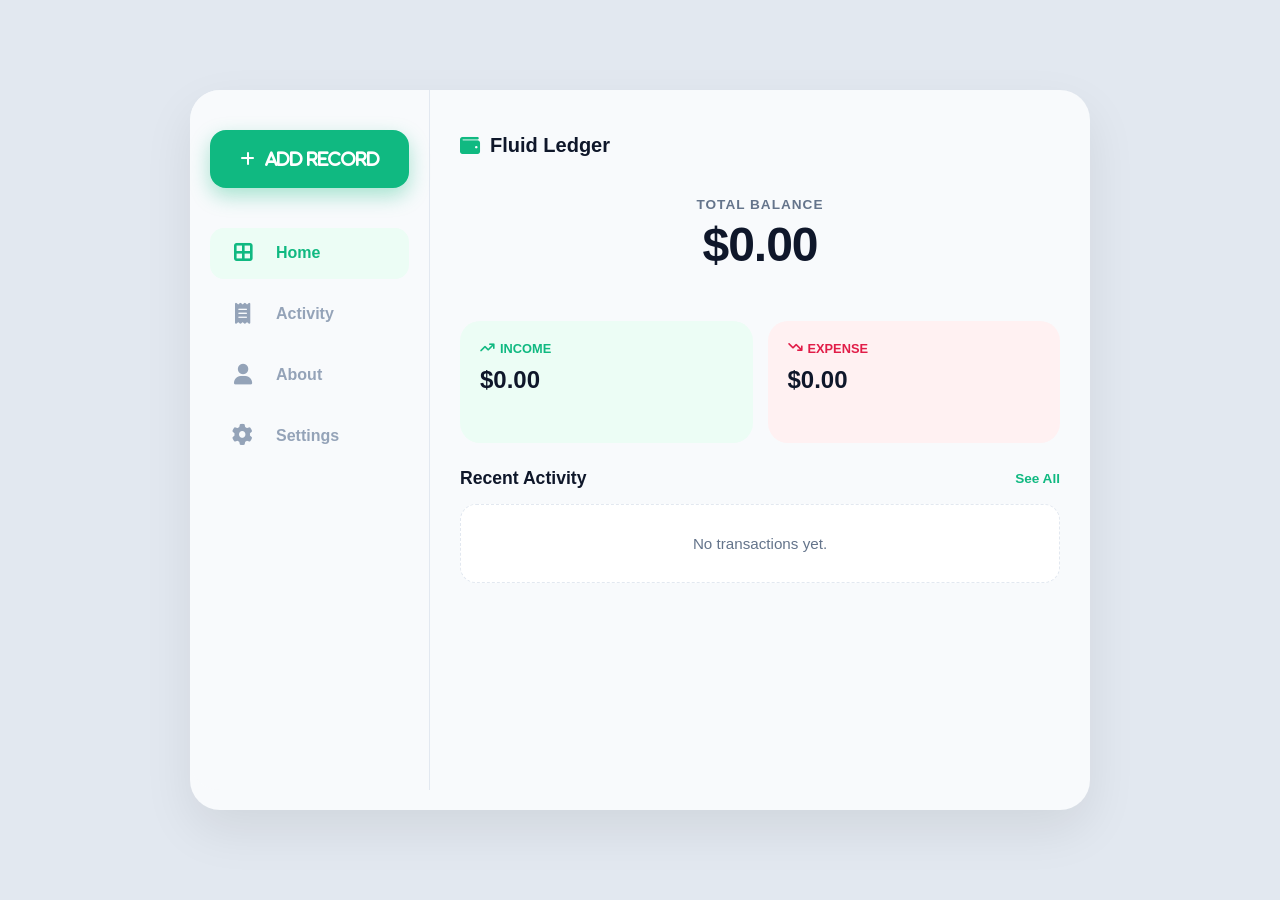
<file: index.html>
<!DOCTYPE html>
<html lang="en">
<head>
    <meta charset="UTF-8">
    <meta name="viewport" content="width=device-width, initial-scale=1.0">
    <title>Dashboard - Fluid Ledger</title>
    <link href="https://cdnjs.cloudflare.com/ajax/libs/font-awesome/6.0.0/css/all.min.css" rel="stylesheet">
    <link rel="stylesheet" href="style.css">
</head>
<body>
    <div class="app-container" id="dashboard-page">
        <nav class="bottom-nav">
            <div class="fab-wrapper">
                <button class="fab" onclick="toggleModal(true)">
                    <i class="fa-solid fa-plus"></i>
                </button>
            </div>
            <a href="index.html" class="nav-item active">
                <i class="fa-solid fa-border-all"></i>
                <span>Home</span>
            </a>
            <a href="activity.html" class="nav-item">
                <i class="fa-solid fa-receipt"></i>
                <span>Activity</span>
            </a>
            <a href="about.html" class="nav-item">
                <i class="fa-solid fa-user"></i>
                <span>About</span>
            </a>
            <a href="setting.html" class="nav-item">
                <i class="fa-solid fa-gear"></i>
                <span>Settings</span>
            </a>
        </nav>

        <header>
            <div class="logo"><i class="fa-solid fa-wallet"></i> Fluid Ledger</div>
        </header>

        <div class="balance-section">
            <p class="balance-label">Total Balance</p>
            <h1 class="total-balance" id="totalBalance">$0.00</h1>
        </div>

        <div class="summary-cards">
            <div class="card card-income">
                <div class="card-label">
                    <i class="fa-solid fa-arrow-trend-up"></i> INCOME
                </div>
                <div class="card-amount" id="totalIncome">$0.00</div>
            </div>
            <div class="card card-expense">
                <div class="card-label">
                    <i class="fa-solid fa-arrow-trend-down"></i> EXPENSE
                </div>
                <div class="card-amount" id="totalExpense">$0.00</div>
            </div>
        </div>

        <div class="section-padding">
            <div class="section-header">
                <h3>Recent Activity</h3>
                <a href="activity.html" style="text-decoration: none; color: var(--primary-dark); font-size: 0.85rem; font-weight: 600;">See All</a>
            </div>
            <div class="transaction-list" id="recent-transactions">
                </div>
        </div>
    </div>

    <div class="modal-overlay" id="addModal">
        <div class="modal">
            <h2 style="margin-bottom: 20px; color: var(--text-main);">Add Transaction</h2>
            
            <div class="form-group">
                <label>Item Name</label>
                <input type="text" id="tName" placeholder="e.g. Coffee, Salary, Rent">
            </div>
            
            <div class="form-group">
                <label>Amount ($)</label>
                <input type="number" id="tAmount" placeholder="0.00">
            </div>
            
            <div class="form-group">
                <label>Transaction Type</label>
                <select id="tType">
                    <option value="expense">Expense (-)</option>
                    <option value="income">Income (+)</option>
                </select>
            </div>
            
            <div class="modal-buttons">
                <button class="btn btn-cancel" onclick="toggleModal(false)">Cancel</button>
                <button class="btn btn-save" onclick="saveTransaction()">Save Record</button>
            </div>
        </div>
    </div>

    <script src="script.js"></script>
</body>
</html>
</file>
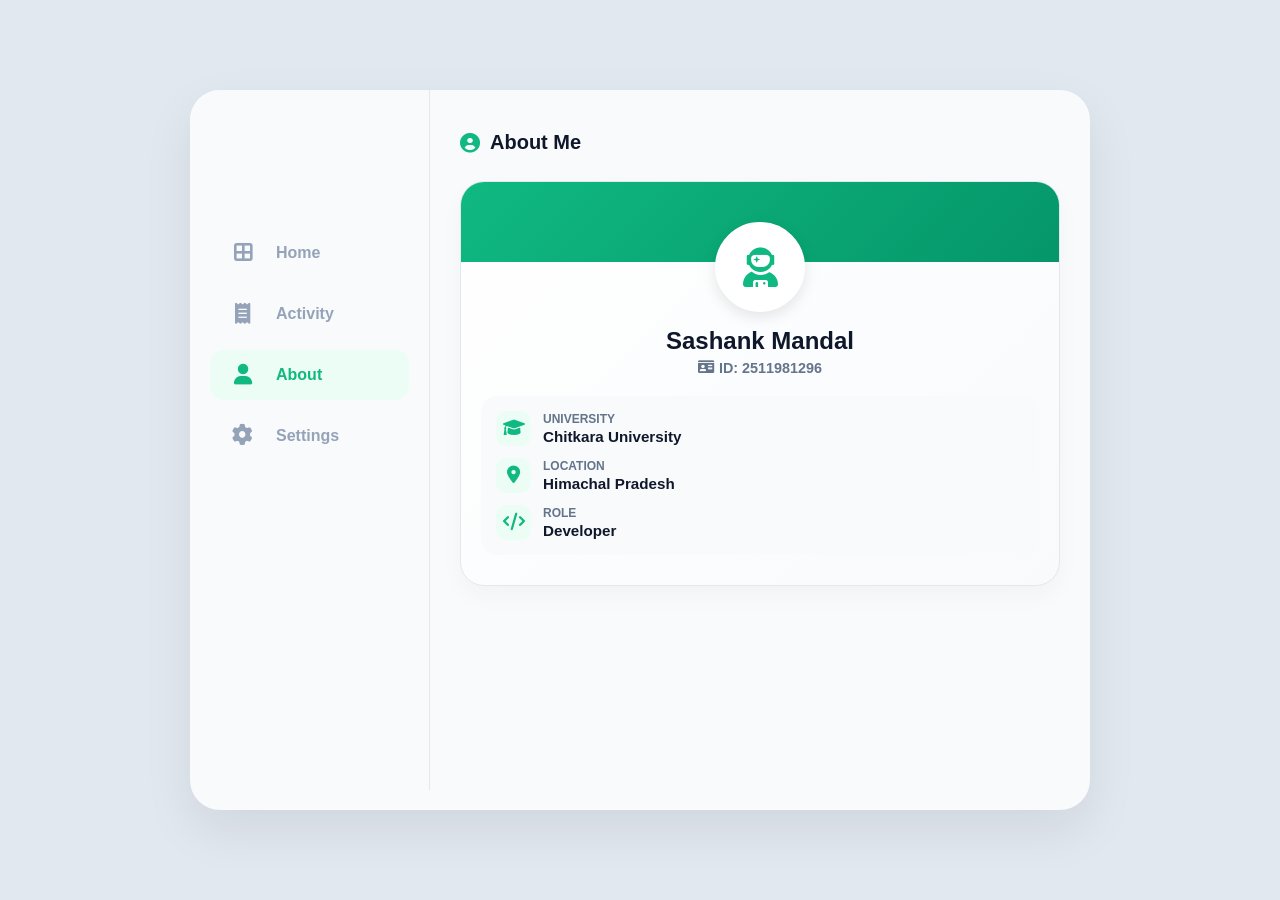
<file: about.html>
<!DOCTYPE html>
<html lang="en">
<head>
    <meta charset="UTF-8">
    <meta name="viewport" content="width=device-width, initial-scale=1.0">
    <title>About Me - Fluid Ledger</title>
    <link href="https://cdnjs.cloudflare.com/ajax/libs/font-awesome/6.0.0/css/all.min.css" rel="stylesheet">
    <link rel="stylesheet" href="style.css">
</head>
<body>
    <div class="app-container" id="about-page">
        <nav class="bottom-nav">
            <div class="fab-wrapper" style="opacity: 0; pointer-events: none;"><button class="fab"></button></div>
            <a href="index.html" class="nav-item">
                <i class="fa-solid fa-border-all"></i><span>Home</span>
            </a>
            <a href="activity.html" class="nav-item">
                <i class="fa-solid fa-receipt"></i><span>Activity</span>
            </a>
            <a href="about.html" class="nav-item active">
                <i class="fa-solid fa-user"></i><span>About</span>
            </a>
            <a href="setting.html" class="nav-item">
                <i class="fa-solid fa-gear"></i><span>Settings</span>
            </a>
        </nav>

        <header>
            <div class="logo"><i class="fa-solid fa-user-circle"></i> About Me</div>
        </header>

        <div class="section-padding">
            <div class="profile-card">
                <div class="avatar-wrapper">
                    <i class="fa-solid fa-user-astronaut"></i>
                </div>
                <h2 class="profile-name">Sashank Mandal</h2>
                <div class="profile-id">
                    <i class="fa-solid fa-id-card"></i> ID: 2511981296
                </div>
                
                <div class="profile-details">
                    <div class="detail-item">
                        <div class="detail-icon"><i class="fa-solid fa-graduation-cap"></i></div>
                        <div class="detail-text">
                            <p>University</p>
                            <p>Chitkara University</p>
                        </div>
                    </div>
                    <div class="detail-item">
                        <div class="detail-icon"><i class="fa-solid fa-location-dot"></i></div>
                        <div class="detail-text">
                            <p>Location</p>
                            <p>Himachal Pradesh</p>
                        </div>
                    </div>
                    <div class="detail-item">
                        <div class="detail-icon"><i class="fa-solid fa-code"></i></div>
                        <div class="detail-text">
                            <p>Role</p>
                            <p>Developer</p>
                        </div>
                    </div>
                </div>
            </div>
        </div>
    </div>

    <script src="script.js"></script>
</body>
</html>
</file>
<file: style.css>
/* ==========================================
   1. VARIABLES & RESET
   ========================================== */
:root {
    --bg-color: #f8fafc;
    --text-main: #0f172a;
    --text-muted: #64748b;
    --card-bg: #ffffff;
    --income-bg: #ecfdf5;
    --expense-bg: #fff1f2;
    --primary-dark: #10b981;
    --expense-color: #e11d48;
    --border-color: #e2e8f0;
}

* { 
    margin: 0; 
    padding: 0; 
    box-sizing: border-box; 
    font-family: 'Segoe UI', Tahoma, sans-serif; 
}

body { 
    background-color: #e2e8f0; 
    display: flex; 
    justify-content: center; 
    min-height: 100vh; 
}

/* ==========================================
   2. MAIN LAYOUT
   ========================================== */
.app-container {
    width: 100%; 
    max-width: 420px; 
    background-color: var(--bg-color);
    min-height: 100vh; 
    position: relative; 
    box-shadow: 0 10px 30px rgba(0,0,0,0.1);
    padding-bottom: 90px; 
    overflow-x: hidden;
}

header { 
    display: flex; 
    justify-content: space-between; 
    align-items: center; 
    padding: 25px 20px 15px; 
}

.logo { 
    font-size: 1.25rem; 
    font-weight: 700; 
    color: var(--text-main); 
    display: flex; 
    align-items: center; 
    gap: 10px;
}
.logo i { color: var(--primary-dark); }

.section-padding { padding: 0 20px; }
.section-header { display: flex; justify-content: space-between; align-items: center; margin-bottom: 15px; }
.section-header h3 { font-size: 1.1rem; color: var(--text-main); }

/* ==========================================
   3. DASHBOARD COMPONENTS
   ========================================== */
.balance-section { padding: 10px 20px 20px; text-align: center; }
.balance-label { font-size: 0.85rem; text-transform: uppercase; color: var(--text-muted); margin-bottom: 5px; font-weight: 600; letter-spacing: 1px;}
.total-balance { font-size: 3rem; font-weight: 800; color: var(--text-main); letter-spacing: -1px;}

.summary-cards { display: flex; gap: 15px; padding: 0 20px 25px; }
.card { flex: 1; padding: 20px; border-radius: 20px; transition: transform 0.2s ease;}
.card-income { background-color: var(--income-bg); color: var(--primary-dark); }
.card-expense { background-color: var(--expense-bg); color: var(--expense-color); }
.card-label { font-size: 0.8rem; font-weight: 700; display: flex; align-items: center; gap: 6px; margin-bottom: 10px; }
.card-amount { font-size: 1.5rem; font-weight: 800; color: var(--text-main); }

/* ==========================================
   4. TRANSACTION LIST
   ========================================== */
.transaction-list { display: flex; flex-direction: column; gap: 12px; }
.transaction-item {
    display: flex; align-items: center; justify-content: space-between;
    background-color: var(--card-bg); padding: 16px; border-radius: 18px;
    box-shadow: 0 2px 10px rgba(0,0,0,0.02); transition: 0.2s ease;
}
.transaction-left { display: flex; align-items: center; gap: 15px; }
.transaction-icon {
    width: 44px; height: 44px; border-radius: 14px; background-color: #f1f5f9;
    display: flex; justify-content: center; align-items: center; font-size: 1.1rem; color: #475569;
}
.transaction-info h4 { font-size: 1rem; color: var(--text-main); font-weight: 600;}
.transaction-info p { font-size: 0.8rem; color: var(--text-muted); margin-top: 4px; }
.transaction-amount { font-size: 1.05rem; font-weight: 700; }
.amount-expense { color: var(--expense-color); }
.amount-income { color: var(--primary-dark); }

.empty-state { text-align:center; color: var(--text-muted); padding:30px; font-size: 0.95rem; background: var(--card-bg); border-radius: 16px; border: 1px dashed var(--border-color);}

/* ==========================================
   5. NAVIGATION & BUTTONS
   ========================================== */
.bottom-nav {
    position: fixed; bottom: 0; width: 100%; max-width: 420px; background-color: var(--card-bg);
    display: flex; justify-content: space-around; padding: 15px 5px 20px;
    border-top-left-radius: 25px; border-top-right-radius: 25px; box-shadow: 0 -5px 25px rgba(0,0,0,0.05);
    z-index: 10;
}
.nav-item { display: flex; flex-direction: column; align-items: center; gap: 6px; color: #94a3b8; text-decoration: none; font-size: 0.75rem; font-weight: 600; transition: color 0.2s;}
.nav-item.active { color: var(--primary-dark); }
.nav-item i { font-size: 1.3rem; }

.fab-wrapper { position: relative; top: -35px; }
.fab {
    width: 58px; height: 58px; background-color: var(--primary-dark); border-radius: 50%;
    display: flex; justify-content: center; align-items: center; color: white; font-size: 1.5rem;
    border: none; cursor: pointer; box-shadow: 0 8px 20px rgba(16, 185, 129, 0.35); transition: 0.2s;
}
.fab:active { transform: scale(0.95); }

.btn { padding: 14px; border: none; border-radius: 14px; cursor: pointer; font-weight: 600; font-size: 1rem; transition: 0.2s; }
.delete-btn { border:none; background:none; color:#fda4af; cursor:pointer; font-size: 1.2rem; padding: 5px; transition: color 0.2s;}
.delete-btn:hover { color: var(--expense-color); }

/* ==========================================
   6. MODAL & FORMS
   ========================================== */
.modal-overlay {
    position: fixed; top: 0; left: 0; width: 100%; height: 100%;
    background: rgba(15, 23, 42, 0.6); backdrop-filter: blur(4px); display: none; 
    justify-content: center; align-items: center; z-index: 100;
}
.modal { background: var(--card-bg); width: 90%; max-width: 360px; padding: 30px; border-radius: 24px; box-shadow: 0 20px 40px rgba(0,0,0,0.2); animation: modalIn 0.3s ease;}

@keyframes modalIn {
    from { opacity: 0; transform: translateY(30px); }
    to { opacity: 1; transform: translateY(0); }
}

.form-group { margin-bottom: 20px; }
.form-group label { display: block; margin-bottom: 8px; font-weight: 600; font-size: 0.9rem; color: var(--text-main);}
.form-group input, .form-group select { 
    width: 100%; padding: 14px; border: 1.5px solid var(--border-color); border-radius: 14px; 
    outline: none; font-size: 1rem; background: #f8fafc; transition: border-color 0.2s;
}
.form-group input:focus, .form-group select:focus { border-color: var(--primary-dark); background: #fff;}

.modal-buttons { display: flex; gap: 12px; margin-top: 30px; }
.btn-save { flex: 1; background: var(--primary-dark); color: white; }
.btn-cancel { flex: 1; background: #f1f5f9; color: #475569;}

/* ==========================================
   7. UTILITIES (Settings & Activity Pages)
   ========================================== */
.filter-tabs { display: flex; gap: 12px; margin-bottom: 25px; }
.filter-tab { padding: 10px 24px; border-radius: 24px; background: var(--card-bg); font-size: 0.9rem; font-weight: 600; cursor: pointer; border: 1.5px solid var(--border-color); color: var(--text-muted); transition: 0.2s; }
.filter-tab.active { background: var(--text-main); color: white; border-color: var(--text-main); }

.content-box { background: var(--card-bg); padding: 25px; border-radius: 20px; text-align: center; margin-bottom: 20px; box-shadow: 0 4px 15px rgba(0,0,0,0.02);}

/* ==========================================
   8. DESKTOP VIEW OPTIMIZATION
   ========================================== */
@media (min-width: 768px) {
    body { align-items: center; padding: 40px 20px; }
    .app-container {
        max-width: 900px; width: 100%; min-height: 80vh; border-radius: 30px;
        padding-bottom: 20px; box-shadow: 0 20px 50px rgba(0,0,0,0.08);
        display: grid; grid-template-columns: 240px 1fr; column-gap: 30px;
    }
    header, .balance-section, .summary-cards, .section-padding { grid-column: 2; padding-right: 30px; }
    header { padding-left: 0; padding-top: 30px; }
    .balance-section, .summary-cards, .section-padding { padding-left: 0; }
    
    .bottom-nav {
        grid-column: 1; grid-row: 1 / span 10; position: static; width: 100%;
        background-color: #f8fafc; box-shadow: none; border-radius: 30px 0 0 30px; border-right: 1px solid var(--border-color);
        flex-direction: column; justify-content: flex-start; align-items: stretch; padding: 40px 20px; gap: 10px;
    }
    .nav-item { flex-direction: row; justify-content: flex-start; padding: 15px 20px; border-radius: 14px; font-size: 1rem; }
    .nav-item.active { background-color: var(--income-bg); color: var(--primary-dark); }
    .nav-item i { margin-right: 15px; font-size: 1.3rem; width: 25px; text-align: center; }
    
    .fab-wrapper { position: static; margin-bottom: 30px; }
    .fab { width: 100%; border-radius: 16px; font-size: 1rem; gap: 10px; }
    .fab::after { content: "Add Record"; font-weight: 600; font-family: inherit; }
}

/* ==========================================
   9. ABOUT PAGE STYLES
   ========================================== */
.profile-card {
    background: linear-gradient(135deg, #ffffff 0%, #f8fafc 100%);
    border-radius: 24px;
    padding: 30px 20px;
    text-align: center;
    box-shadow: 0 10px 25px rgba(0,0,0,0.03);
    border: 1px solid var(--border-color);
    position: relative;
    overflow: hidden;
}
.profile-card::before {
    content: '';
    position: absolute;
    top: 0; left: 0; width: 100%; height: 80px;
    background: linear-gradient(135deg, var(--primary-dark) 0%, #059669 100%);
}
.avatar-wrapper {
    width: 90px;
    height: 90px;
    background-color: #fff;
    border-radius: 50%;
    margin: 0 auto 15px;
    display: flex;
    justify-content: center;
    align-items: center;
    font-size: 2.5rem;
    color: var(--primary-dark);
    box-shadow: 0 5px 15px rgba(0,0,0,0.1);
    position: relative;
    z-index: 1;
    border: 4px solid #fff;
    margin-top: 10px;
}
.profile-name {
    font-size: 1.5rem;
    font-weight: 800;
    color: var(--text-main);
    margin-bottom: 5px;
}
.profile-id {
    font-size: 0.9rem;
    color: var(--text-muted);
    font-weight: 600;
    margin-bottom: 20px;
    display: flex;
    justify-content: center;
    align-items: center;
    gap: 5px;
}
.profile-details {
    background: var(--bg-color);
    border-radius: 16px;
    padding: 15px;
    text-align: left;
    margin-top: 20px;
}
.detail-item {
    display: flex;
    align-items: center;
    gap: 12px;
    margin-bottom: 12px;
}
.detail-item:last-child {
    margin-bottom: 0;
}
.detail-icon {
    width: 35px;
    height: 35px;
    border-radius: 10px;
    background: var(--income-bg);
    color: var(--primary-dark);
    display: flex;
    justify-content: center;
    align-items: center;
    font-size: 1.1rem;
}
.detail-text p:first-child {
    font-size: 0.75rem;
    color: var(--text-muted);
    font-weight: 600;
    text-transform: uppercase;
    margin-bottom: 2px;
}
.detail-text p:last-child {
    font-size: 0.95rem;
    color: var(--text-main);
    font-weight: 700;
}
</file>
